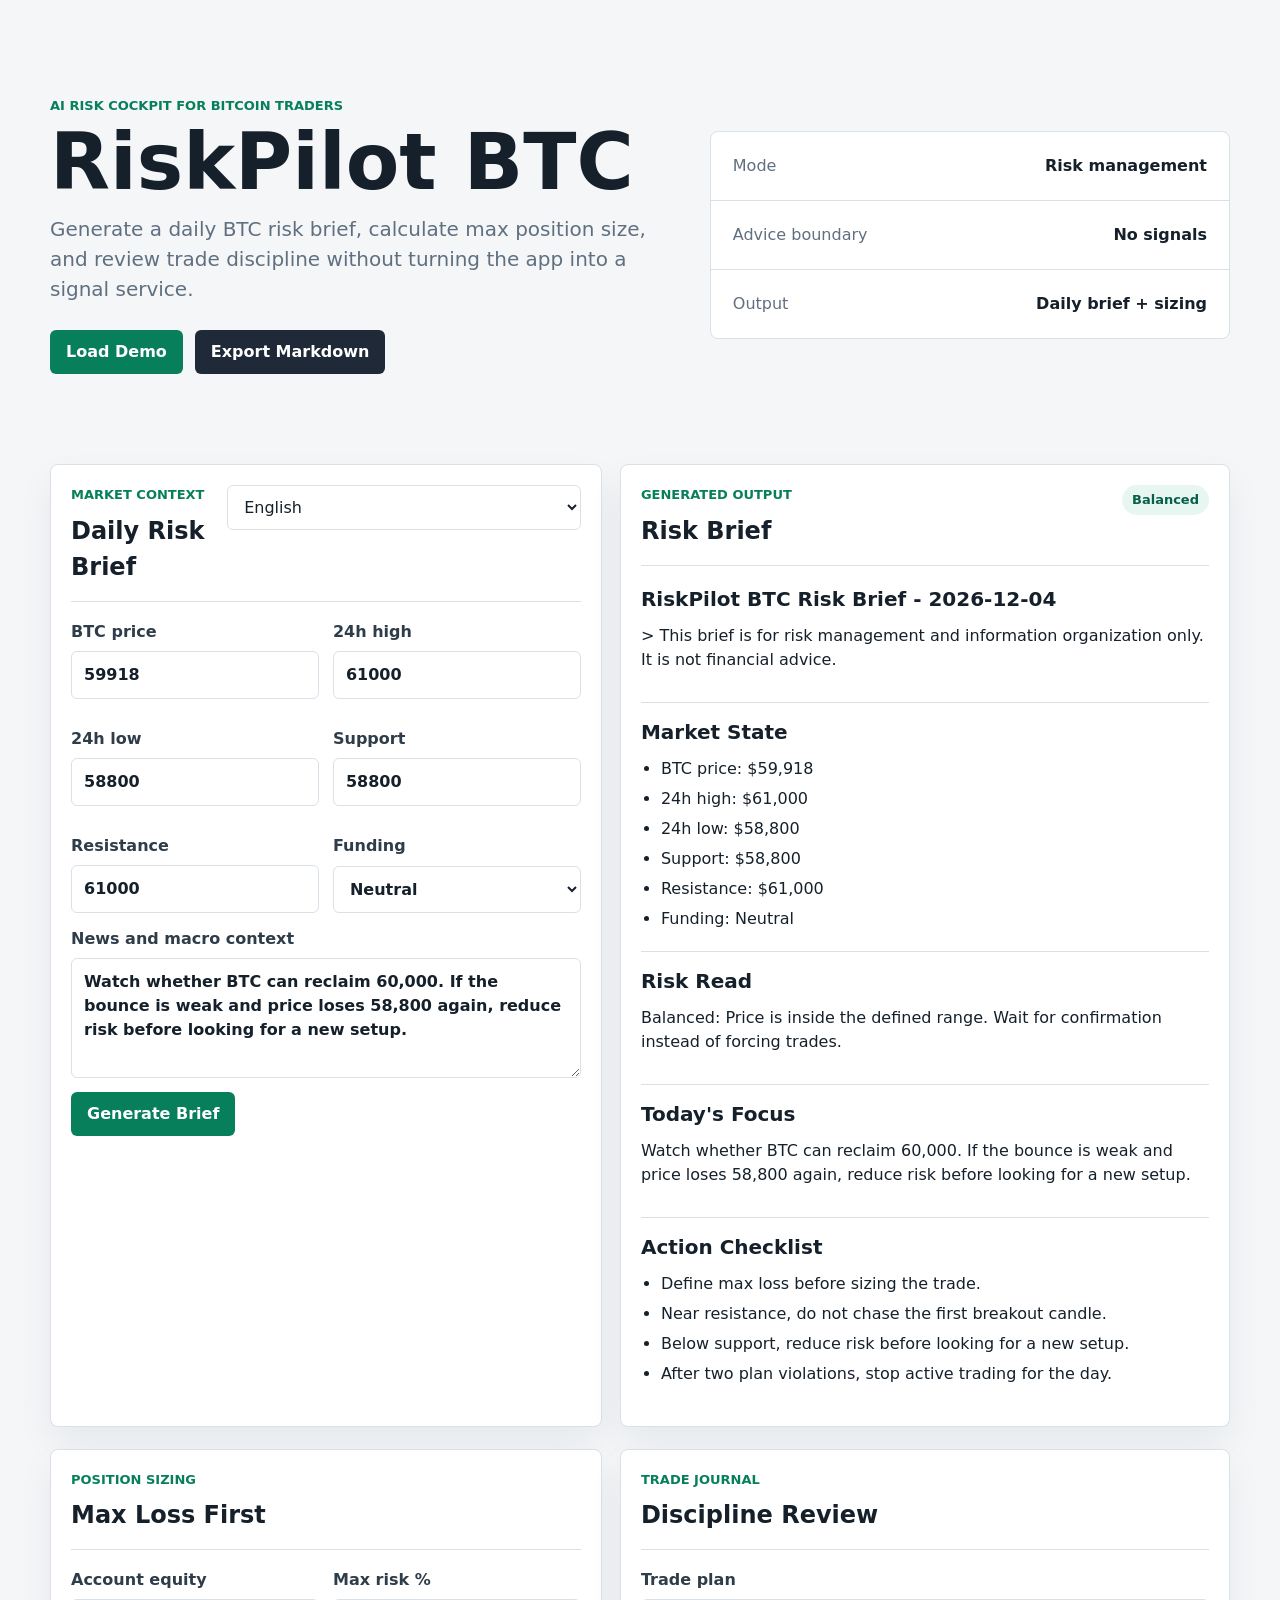
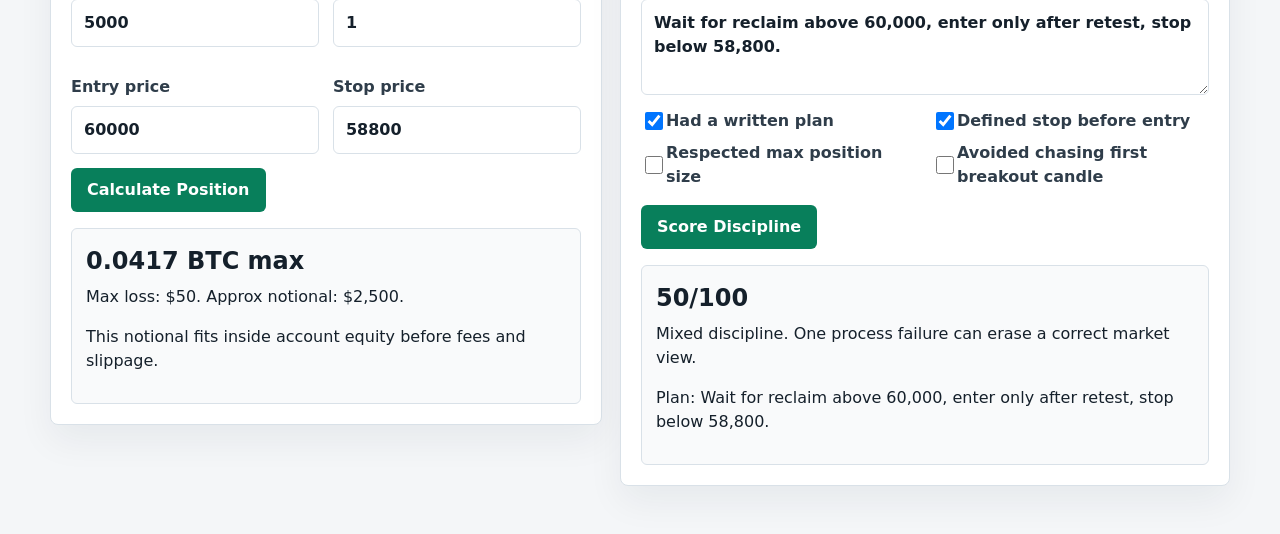
<file: index.html>
<!doctype html>
<html lang="en">
<head>
  <meta charset="utf-8">
  <meta name="viewport" content="width=device-width, initial-scale=1">
  <title>RiskPilot BTC</title>
  <link rel="stylesheet" href="styles.css">
</head>
<body>
  <main class="shell">
    <section class="hero">
      <div>
        <p class="eyebrow">AI risk cockpit for Bitcoin traders</p>
        <h1>RiskPilot BTC</h1>
        <p class="lead">Generate a daily BTC risk brief, calculate max position size, and review trade discipline without turning the app into a signal service.</p>
        <div class="hero-actions">
          <button id="loadDemo" type="button">Load Demo</button>
          <button id="exportReport" class="secondary" type="button">Export Markdown</button>
        </div>
      </div>

      <div class="status-panel">
        <div>
          <span>Mode</span>
          <strong>Risk management</strong>
        </div>
        <div>
          <span>Advice boundary</span>
          <strong>No signals</strong>
        </div>
        <div>
          <span>Output</span>
          <strong>Daily brief + sizing</strong>
        </div>
      </div>
    </section>

    <section class="workspace">
      <form id="riskForm" class="panel">
        <div class="panel-head">
          <div>
            <p class="eyebrow">Market context</p>
            <h2>Daily Risk Brief</h2>
          </div>
          <select id="language" aria-label="Output language">
            <option value="en">English</option>
            <option value="zh">中文</option>
          </select>
        </div>

        <div class="field-grid">
          <label>BTC price
            <input id="price" type="number" min="1" step="1" value="59918">
          </label>
          <label>24h high
            <input id="high24" type="number" min="1" step="1" value="61000">
          </label>
          <label>24h low
            <input id="low24" type="number" min="1" step="1" value="58800">
          </label>
          <label>Support
            <input id="support" type="number" min="1" step="1" value="58800">
          </label>
          <label>Resistance
            <input id="resistance" type="number" min="1" step="1" value="61000">
          </label>
          <label>Funding
            <select id="funding">
              <option>Neutral</option>
              <option>Elevated long bias</option>
              <option>Elevated short bias</option>
              <option>Compressed</option>
            </select>
          </label>
        </div>

        <label>News and macro context
          <textarea id="news" rows="4">Watch whether BTC can reclaim 60,000. If the bounce is weak and price loses 58,800 again, reduce risk before looking for a new setup.</textarea>
        </label>

        <button type="submit">Generate Brief</button>
      </form>

      <section class="panel output-panel">
        <div class="panel-head">
          <div>
            <p class="eyebrow">Generated output</p>
            <h2>Risk Brief</h2>
          </div>
          <span id="riskBadge" class="badge">Ready</span>
        </div>
        <article id="briefOutput" class="brief-output"></article>
      </section>
    </section>

    <section class="workspace lower">
      <form id="positionForm" class="panel">
        <div class="panel-head">
          <div>
            <p class="eyebrow">Position sizing</p>
            <h2>Max Loss First</h2>
          </div>
        </div>

        <div class="field-grid">
          <label>Account equity
            <input id="equity" type="number" min="1" step="1" value="5000">
          </label>
          <label>Max risk %
            <input id="riskPercent" type="number" min="0.1" step="0.1" value="1">
          </label>
          <label>Entry price
            <input id="entry" type="number" min="1" step="1" value="60000">
          </label>
          <label>Stop price
            <input id="stop" type="number" min="1" step="1" value="58800">
          </label>
        </div>

        <button type="submit">Calculate Position</button>
        <div id="positionOutput" class="result-box"></div>
      </form>

      <form id="journalForm" class="panel">
        <div class="panel-head">
          <div>
            <p class="eyebrow">Trade journal</p>
            <h2>Discipline Review</h2>
          </div>
        </div>

        <label>Trade plan
          <textarea id="tradePlan" rows="3">Wait for reclaim above 60,000, enter only after retest, stop below 58,800.</textarea>
        </label>
        <div class="checklist">
          <label><input id="hadPlan" type="checkbox" checked> Had a written plan</label>
          <label><input id="hadStop" type="checkbox" checked> Defined stop before entry</label>
          <label><input id="respectedSize" type="checkbox"> Respected max position size</label>
          <label><input id="avoidedChase" type="checkbox"> Avoided chasing first breakout candle</label>
        </div>

        <button type="submit">Score Discipline</button>
        <div id="journalOutput" class="result-box"></div>
      </form>
    </section>
  </main>

  <script src="app.js"></script>
</body>
</html>
</file>
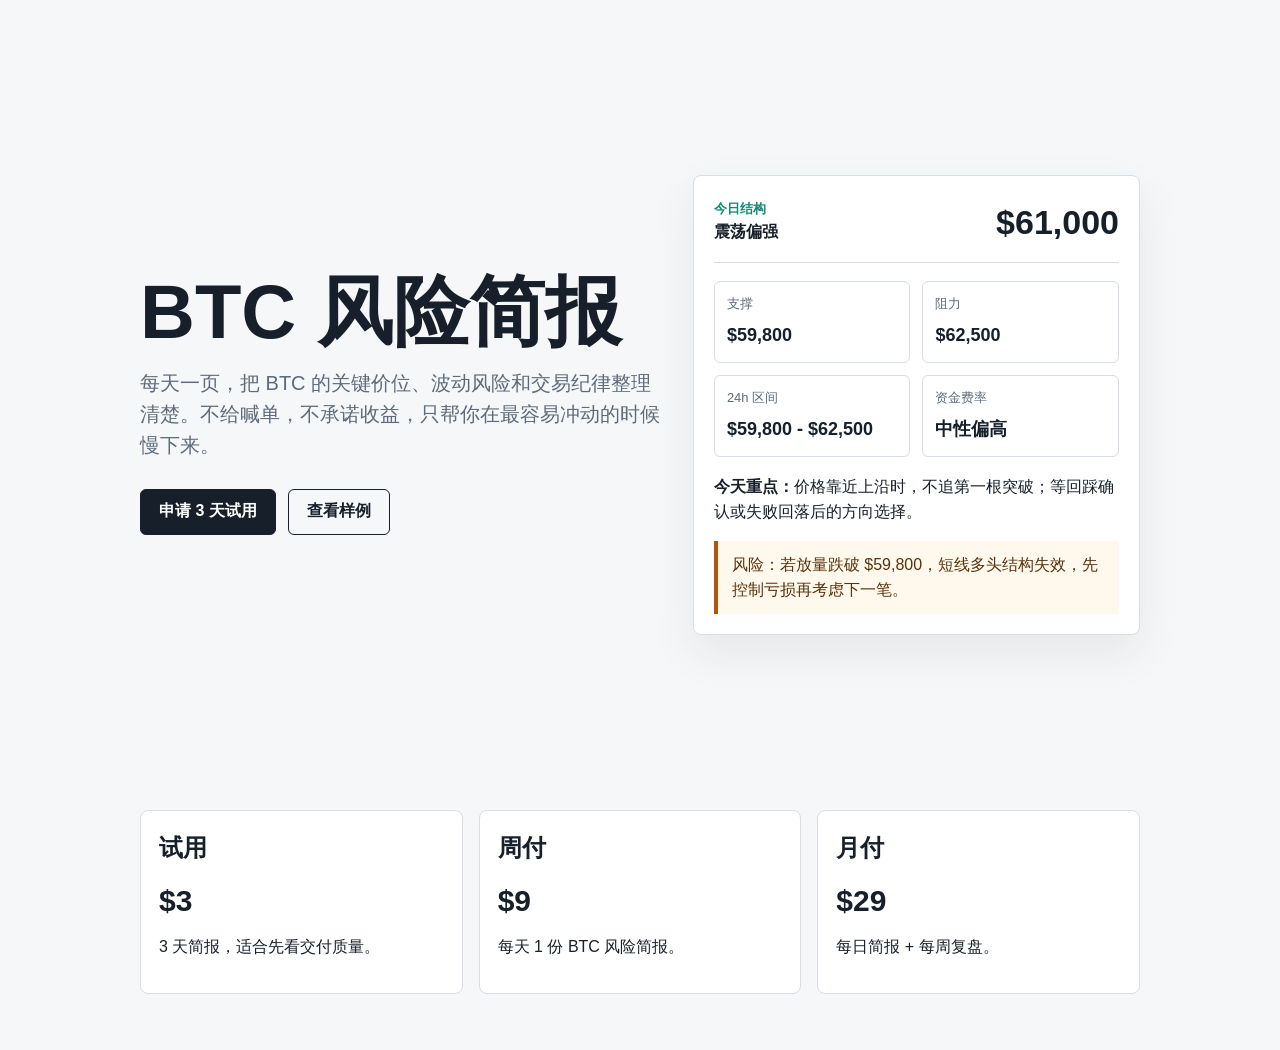
<file: landing.html>
<!doctype html>
<html lang="zh-CN">
<head>
  <meta charset="utf-8">
  <meta name="viewport" content="width=device-width, initial-scale=1">
  <title>BTC 风险简报</title>
  <style>
    :root {
      color-scheme: light;
      --ink: #17202a;
      --muted: #5d6b7a;
      --line: #d8dee6;
      --paper: #f6f7f9;
      --accent: #0f8b6f;
      --warn: #b45309;
      --panel: #ffffff;
    }

    * {
      box-sizing: border-box;
    }

    body {
      margin: 0;
      font-family: -apple-system, BlinkMacSystemFont, "Segoe UI", sans-serif;
      color: var(--ink);
      background: var(--paper);
      line-height: 1.55;
    }

    main {
      max-width: 1040px;
      margin: 0 auto;
      padding: 36px 20px 56px;
    }

    .hero {
      display: grid;
      grid-template-columns: minmax(0, 1.08fr) minmax(320px, 0.92fr);
      gap: 28px;
      align-items: center;
      min-height: 82vh;
    }

    h1 {
      margin: 0 0 18px;
      font-size: clamp(42px, 7vw, 76px);
      line-height: 0.98;
      letter-spacing: 0;
    }

    h2 {
      margin: 0 0 12px;
      font-size: 24px;
      letter-spacing: 0;
    }

    p {
      margin: 0 0 16px;
    }

    .lead {
      max-width: 610px;
      font-size: 20px;
      color: var(--muted);
    }

    .actions {
      display: flex;
      flex-wrap: wrap;
      gap: 12px;
      margin-top: 28px;
    }

    .button {
      display: inline-flex;
      align-items: center;
      justify-content: center;
      min-height: 46px;
      padding: 0 18px;
      border: 1px solid var(--ink);
      border-radius: 6px;
      color: var(--ink);
      text-decoration: none;
      font-weight: 700;
      white-space: nowrap;
    }

    .button.primary {
      color: #fff;
      background: var(--ink);
    }

    .brief {
      background: var(--panel);
      border: 1px solid var(--line);
      border-radius: 8px;
      padding: 20px;
      box-shadow: 0 18px 45px rgba(23, 32, 42, 0.08);
    }

    .brief header {
      display: flex;
      align-items: center;
      justify-content: space-between;
      gap: 12px;
      padding-bottom: 14px;
      border-bottom: 1px solid var(--line);
      margin-bottom: 16px;
    }

    .tag {
      color: var(--accent);
      font-weight: 800;
      font-size: 13px;
    }

    .price {
      font-size: 34px;
      font-weight: 800;
      letter-spacing: 0;
    }

    .grid {
      display: grid;
      grid-template-columns: repeat(2, minmax(0, 1fr));
      gap: 12px;
      margin: 18px 0;
    }

    .metric {
      border: 1px solid var(--line);
      border-radius: 6px;
      padding: 12px;
      min-height: 82px;
    }

    .metric span {
      display: block;
      color: var(--muted);
      font-size: 13px;
      margin-bottom: 8px;
    }

    .metric strong {
      display: block;
      font-size: 18px;
    }

    .warning {
      border-left: 4px solid var(--warn);
      background: #fff8ed;
      padding: 12px 14px;
      margin-top: 16px;
      color: #59320b;
    }

    .section {
      padding: 36px 0 0;
    }

    .columns {
      display: grid;
      grid-template-columns: repeat(3, minmax(0, 1fr));
      gap: 16px;
    }

    .card {
      background: var(--panel);
      border: 1px solid var(--line);
      border-radius: 8px;
      padding: 18px;
    }

    .price-row {
      font-size: 30px;
      font-weight: 800;
      margin: 10px 0;
    }

    ul {
      padding-left: 20px;
      margin: 0;
    }

    li {
      margin: 8px 0;
    }

    @media (max-width: 820px) {
      main {
        padding-top: 24px;
      }

      .hero,
      .columns {
        grid-template-columns: 1fr;
      }

      .hero {
        min-height: auto;
      }
    }
  </style>
</head>
<body>
  <main>
    <section class="hero">
      <div>
        <h1>BTC 风险简报</h1>
        <p class="lead">每天一页，把 BTC 的关键价位、波动风险和交易纪律整理清楚。不给喊单，不承诺收益，只帮你在最容易冲动的时候慢下来。</p>
        <div class="actions">
          <a class="button primary" href="mailto:your@email.com?subject=试用 BTC 风险简报">申请 3 天试用</a>
          <a class="button" href="./sample_report.md">查看样例</a>
        </div>
      </div>

      <article class="brief">
        <header>
          <div>
            <div class="tag">今日结构</div>
            <strong>震荡偏强</strong>
          </div>
          <div class="price">$61,000</div>
        </header>

        <div class="grid">
          <div class="metric">
            <span>支撑</span>
            <strong>$59,800</strong>
          </div>
          <div class="metric">
            <span>阻力</span>
            <strong>$62,500</strong>
          </div>
          <div class="metric">
            <span>24h 区间</span>
            <strong>$59,800 - $62,500</strong>
          </div>
          <div class="metric">
            <span>资金费率</span>
            <strong>中性偏高</strong>
          </div>
        </div>

        <p><strong>今天重点：</strong>价格靠近上沿时，不追第一根突破；等回踩确认或失败回落后的方向选择。</p>
        <div class="warning">风险：若放量跌破 $59,800，短线多头结构失效，先控制亏损再考虑下一笔。</div>
      </article>
    </section>

    <section class="section">
      <div class="columns">
        <div class="card">
          <h2>试用</h2>
          <div class="price-row">$3</div>
          <p>3 天简报，适合先看交付质量。</p>
        </div>
        <div class="card">
          <h2>周付</h2>
          <div class="price-row">$9</div>
          <p>每天 1 份 BTC 风险简报。</p>
        </div>
        <div class="card">
          <h2>月付</h2>
          <div class="price-row">$29</div>
          <p>每日简报 + 每周复盘。</p>
        </div>
      </div>
    </section>
  </main>
</body>
</html>
</file>
<file: styles.css>
:root {
  color-scheme: light;
  --bg: #f4f6f8;
  --panel: #ffffff;
  --ink: #15202b;
  --muted: #607080;
  --line: #d9e1e8;
  --accent: #087f5b;
  --accent-dark: #075f47;
  --warn: #b45309;
  --danger: #b42318;
}

* {
  box-sizing: border-box;
}

body {
  margin: 0;
  background: var(--bg);
  color: var(--ink);
  font-family: Inter, ui-sans-serif, system-ui, -apple-system, BlinkMacSystemFont, "Segoe UI", sans-serif;
  line-height: 1.5;
}

button,
input,
select,
textarea {
  font: inherit;
}

button {
  min-height: 44px;
  border: 0;
  border-radius: 6px;
  padding: 0 16px;
  background: var(--accent);
  color: #fff;
  font-weight: 800;
  cursor: pointer;
}

button:hover {
  background: var(--accent-dark);
}

button.secondary {
  background: #1f2937;
}

.shell {
  width: min(1180px, calc(100% - 32px));
  margin: 0 auto;
  padding: 28px 0 48px;
}

.hero {
  min-height: 46vh;
  display: grid;
  grid-template-columns: minmax(0, 1.1fr) minmax(320px, 0.9fr);
  gap: 24px;
  align-items: center;
}

.eyebrow {
  margin: 0 0 8px;
  color: var(--accent);
  font-size: 13px;
  font-weight: 900;
  letter-spacing: 0;
  text-transform: uppercase;
}

h1,
h2,
p {
  margin-top: 0;
}

h1 {
  margin-bottom: 14px;
  font-size: clamp(44px, 7vw, 78px);
  line-height: 0.98;
  letter-spacing: 0;
}

h2 {
  margin-bottom: 0;
  font-size: 24px;
  letter-spacing: 0;
}

.lead {
  max-width: 680px;
  color: var(--muted);
  font-size: 20px;
}

.hero-actions {
  display: flex;
  flex-wrap: wrap;
  gap: 12px;
  margin-top: 26px;
}

.status-panel,
.panel {
  background: var(--panel);
  border: 1px solid var(--line);
  border-radius: 8px;
}

.status-panel {
  display: grid;
  gap: 0;
  overflow: hidden;
}

.status-panel div {
  display: flex;
  justify-content: space-between;
  gap: 18px;
  padding: 22px;
  border-bottom: 1px solid var(--line);
}

.status-panel div:last-child {
  border-bottom: 0;
}

.status-panel span {
  color: var(--muted);
}

.workspace {
  display: grid;
  grid-template-columns: minmax(0, 0.95fr) minmax(0, 1.05fr);
  gap: 18px;
  margin-top: 22px;
}

.workspace.lower {
  align-items: start;
}

.panel {
  padding: 20px;
  box-shadow: 0 16px 36px rgba(21, 32, 43, 0.06);
}

.panel-head {
  display: flex;
  justify-content: space-between;
  align-items: start;
  gap: 16px;
  padding-bottom: 16px;
  border-bottom: 1px solid var(--line);
  margin-bottom: 18px;
}

.field-grid {
  display: grid;
  grid-template-columns: repeat(2, minmax(0, 1fr));
  gap: 14px;
}

label {
  display: grid;
  gap: 7px;
  margin-bottom: 14px;
  color: #2f3d4a;
  font-weight: 750;
}

input,
select,
textarea {
  width: 100%;
  border: 1px solid var(--line);
  border-radius: 6px;
  padding: 11px 12px;
  background: #fff;
  color: var(--ink);
}

textarea {
  resize: vertical;
}

.badge {
  display: inline-flex;
  align-items: center;
  min-height: 30px;
  padding: 0 10px;
  border-radius: 999px;
  background: #e8f6f1;
  color: var(--accent-dark);
  font-size: 13px;
  font-weight: 900;
}

.badge.warning {
  background: #fff4df;
  color: var(--warn);
}

.badge.danger {
  background: #fff0ee;
  color: var(--danger);
}

.brief-output {
  min-height: 420px;
}

.brief-output h3 {
  margin: 0 0 10px;
  font-size: 20px;
}

.brief-output section {
  border-bottom: 1px solid var(--line);
  padding: 14px 0;
}

.brief-output section:first-child {
  padding-top: 0;
}

.brief-output section:last-child {
  border-bottom: 0;
}

.brief-output ul {
  margin: 0;
  padding-left: 20px;
}

.brief-output li {
  margin: 6px 0;
}

.result-box {
  margin-top: 16px;
  border: 1px solid var(--line);
  border-radius: 6px;
  padding: 14px;
  background: #f9fafb;
  min-height: 70px;
}

.result-box strong {
  display: block;
  font-size: 24px;
  margin-bottom: 6px;
}

.checklist {
  display: grid;
  grid-template-columns: repeat(2, minmax(0, 1fr));
  gap: 8px 14px;
  margin-bottom: 16px;
}

.checklist label {
  grid-template-columns: 18px 1fr;
  align-items: center;
  margin: 0;
  font-weight: 700;
}

.checklist input {
  width: 18px;
  height: 18px;
}

@media (max-width: 880px) {
  .shell {
    width: min(100% - 24px, 680px);
    padding-top: 18px;
  }

  .hero,
  .workspace,
  .field-grid,
  .checklist {
    grid-template-columns: 1fr;
  }

  .hero {
    min-height: auto;
  }
}
</file>
